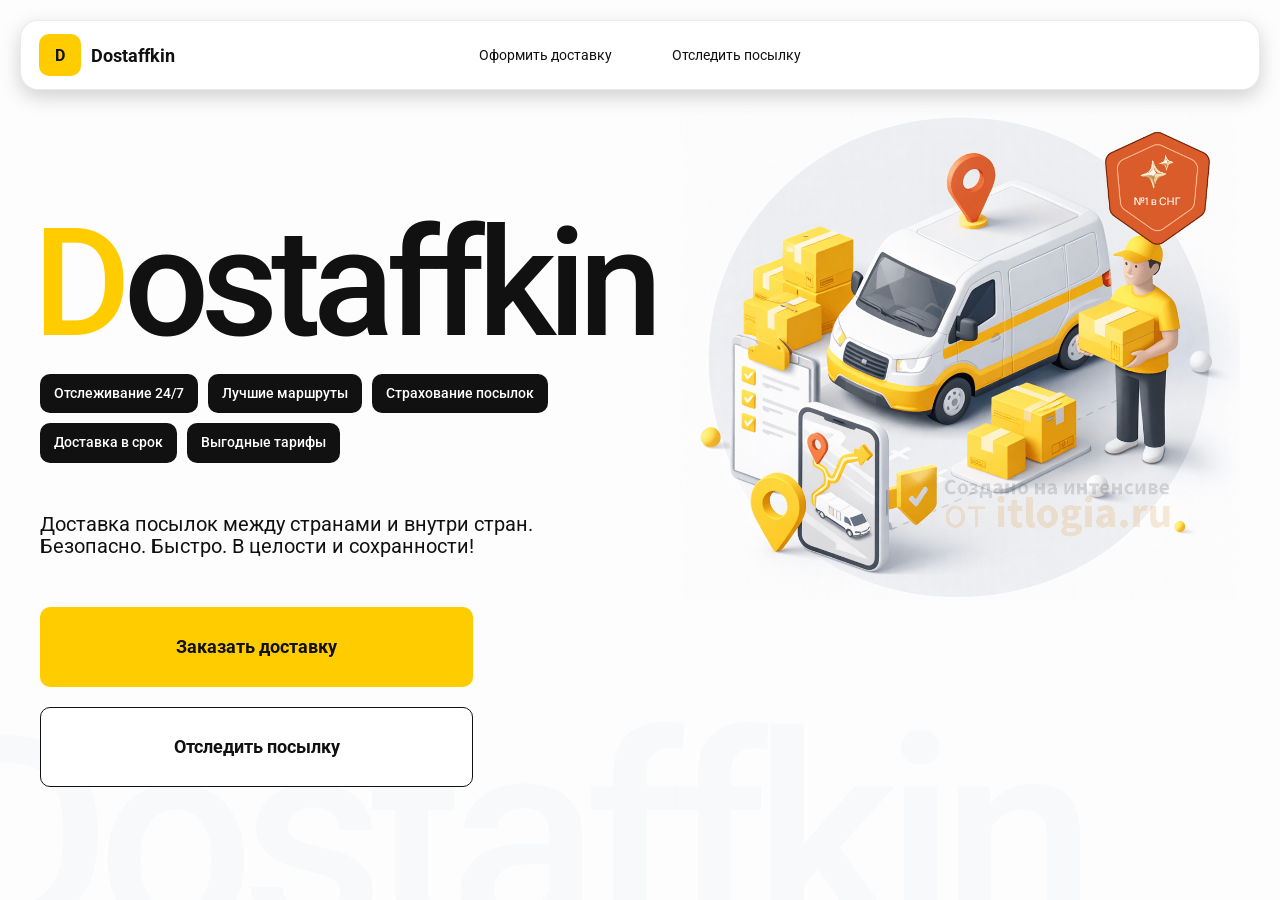
<file: index.html>
<!doctype html>
<html lang="ru">
<head>
    <meta charset="utf-8"/>
    <meta name="viewport" content="width=device-width,initial-scale=1,maximum-scale=1,user-scalable=0"/>
    
<title>Dostaffkin — Доставка посылок между странами и внутри стран. Безопасно. Быстро. В целости и сохранности!</title>

<link rel="stylesheet" href="styles/base.css"/>
<link rel="stylesheet" href="styles/base_adaptive.css"/>
<link rel="stylesheet" href="styles/index.css"/>
<link rel="stylesheet" href="styles/index_adaptive.css"/>
</head>
<body>
	<div class="container">
		<header class="header">
			<a class="header-brand" href="#">
    			<div class="header-logo">D</div>
  		   		<div class="header-title">Dostaffkin</div>
			</a>			
			<nav class="header-menu">
		    <a class="header-link" href="./order.html">Оформить <span>доставку</span></a>
		    <a class="header-link" href="./track.html">Отследить <span>посылку</span></a>
			</nav>
		</header>
		<main class="main">
			<section class="main-info">
				<div class="main-title">
    				<span>D</span>ostaffkin
				</div>
				<div class="main-features">
				    <div class="main-feature">Отслеживание 24/7</div>
				    <div class="main-feature">Лучшие маршруты</div>
				    <div class="main-feature">Страхование посылок</div>
				    <div class="main-feature">Доставка в срок</div>
				    <div class="main-feature">Выгодные тарифы</div>
				</div>
				<div class="main-description">
    				Доставка посылок между странами и внутри стран.
    				Безопасно. Быстро. В целости и сохранности!
				</div>
				<div class="main-actions">
				    <a class="button" type="button" href="./order.html">Заказать доставку</a>
				    <a class="button button-white" type="button" href="./track.html">Отследить посылку</a>
				</div>
				</section>
				<div class="main-title-ghost">Dostaffkin</div>
				<section class="main-image">
				    <img src="images/main-image.png" alt="Main image"/>
				</section>
				
			
		</main>
	</div>
</body>
</html>
</file>
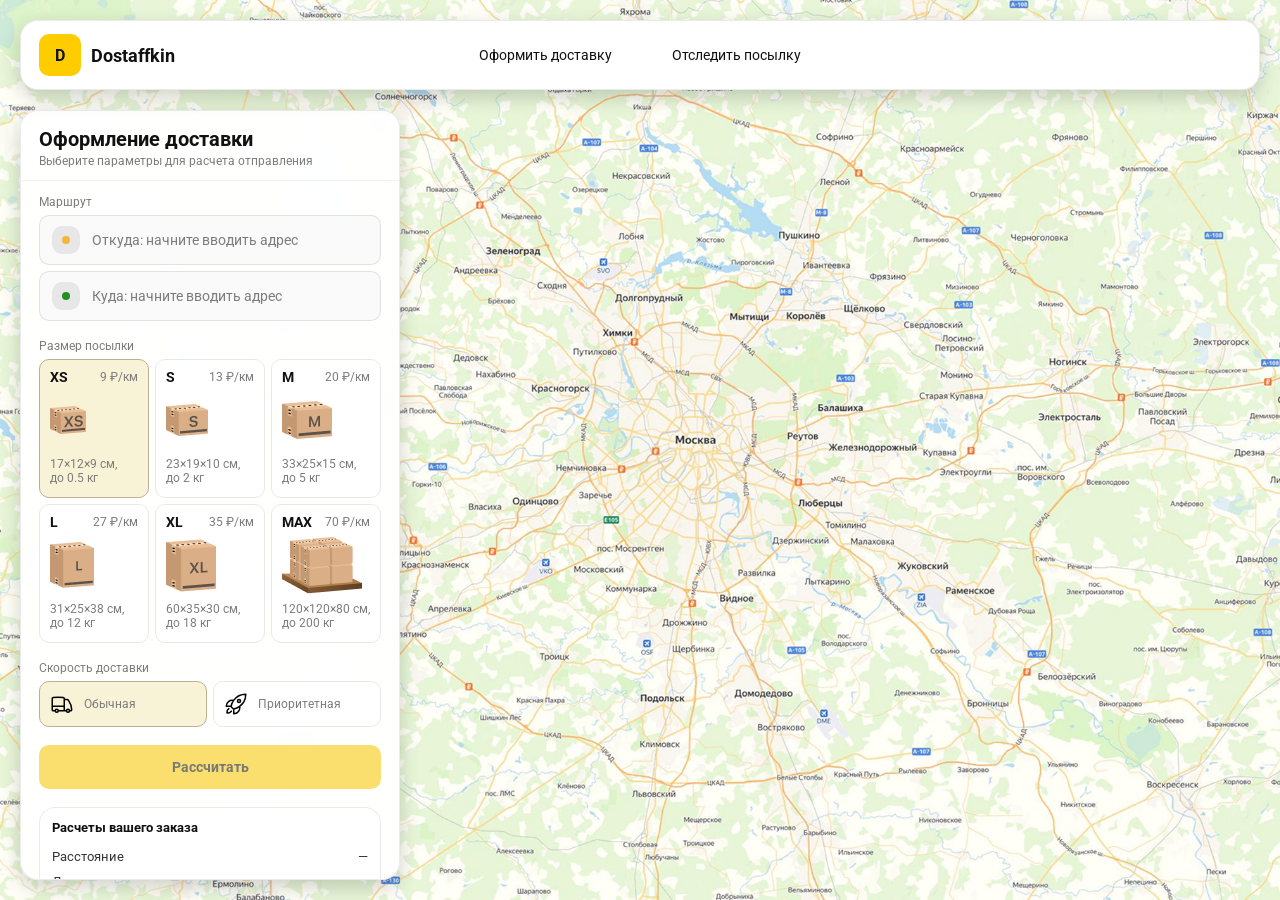
<file: order.html>
<!doctype html>
<html lang="ru">
<head>
    <meta charset="utf-8"/>
    <meta name="viewport" content="width=device-width,initial-scale=1,maximum-scale=1,user-scalable=0"/>
    <title>Отследить посылку</title>
    <link rel="stylesheet" href="styles/base.css"/>
    <link rel="stylesheet" href="styles/base_adaptive.css"/>

    <link rel="stylesheet" href="styles/order.css"/>
    <link rel="stylesheet" href="styles/order_adaptive.css"/>
</head>
<body>

	<div id="map"></div>
	
	<header class="header">
		<a class="header-brand" href="./index.html">
    		<div class="header-logo">D</div>
  		   	<div class="header-title">Dostaffkin</div>
		</a>			
		<nav class="header-menu">
		 <a class="header-link" href="#">Оформить <span>доставку</span></a>
		 <a class="header-link" href="./track.html">Отследить <span>посылку</span></a>
		</nav>
	</header>	
	
	<aside class="main" id="sidebar">
		<div class="main-header">
	    	<div class="main-title">Оформление доставки</div>
	   		<div class="main-text">Выберите параметры для расчета отправления</div>
		</div>
		<div class="main-content">
			<div class="main-route">
			    <div class="main-block-title">Маршрут</div>
			    <div class="main-fields">
			        <div class="main-field" id="fromField">
			            <div class="main-pin"></div>
			            <input id="from" placeholder="Откуда: начните вводить адрес" autocomplete="off"/>
			            <div class="main-ac" id="fromAc" role="listbox" aria-label="Подсказки адресов"></div>
			        </div>
			
			        <div class="main-field" id="toField">
			            <div class="main-pin"></div>
			            <input id="to" placeholder="Куда: начните вводить адрес" autocomplete="off"/>
			            <div class="main-ac" id="toAc" role="listbox" aria-label="Подсказки адресов"></div>
			        </div>
			    </div>
			</div>
			
			<div class="main-package">
			    <div class="main-block-title">Размер посылки</div>
			
			    <div class="main-sizes">
			        <div class="main-size-card is-active" data-value="xs">
			            <div class="main-size-top">
			                <div class="main-size-label">XS</div>
			                <div class="main-size-rate">9 ₽/км</div>
			            </div>
			            <div class="main-size-media">
			                <img src="images/sizes/xs.png" alt="Короб XS"/>
			            </div>
			            <div class="main-size-description">17×12×9 см,<br>до 0.5 кг</div>
			        </div>
			
			        <div class="main-size-card" data-value="s">
			            <div class="main-size-top">
			                <div class="main-size-label">S</div>
			                <div class="main-size-rate">13 ₽/км</div>
			            </div>
			            <div class="main-size-media">
			                <img src="images/sizes/s.png" alt="Короб S"/>
			            </div>
			            <div class="main-size-description">23×19×10 см,<br>до 2 кг</div>
			        </div>
			
			        <div class="main-size-card" data-value="m">
			            <div class="main-size-top">
			                <div class="main-size-label">M</div>
			                <div class="main-size-rate">20 ₽/км</div>
			            </div>
			            <div class="main-size-media">
			                <img src="images/sizes/m.png" alt="Короб M"/>
			            </div>
			            <div class="main-size-description">33×25×15 см,<br>до 5 кг</div>
			        </div>
			
			        <div class="main-size-card" data-value="l">
			            <div class="main-size-top">
			                <div class="main-size-label">L</div>
			                <div class="main-size-rate">27 ₽/км</div>
			            </div>
			            <div class="main-size-media">
			                <img src="images/sizes/l.png" alt="Короб L"/>
			            </div>
			            <div class="main-size-description">31×25×38 см,<br>до 12 кг</div>
			        </div>
			
			        <div class="main-size-card" data-value="xl">
			            <div class="main-size-top">
			                <div class="main-size-label">XL</div>
			                <div class="main-size-rate">35 ₽/км</div>
			            </div>
			            <div class="main-size-media">
			                <img src="images/sizes/xl.png" alt="Короб XL"/>
			            </div>
			            <div class="main-size-description">60×35×30 см,<br>до 18 кг</div>
			        </div>
			
			        <div class="main-size-card" data-value="max">
			            <div class="main-size-top">
			                <div class="main-size-label">MAX</div>
			                <div class="main-size-rate">70 ₽/км</div>
			            </div>
			            <div class="main-size-media main-size-media-palleta">
			                <img src="images/sizes/max.png" alt="Паллета"/>
			            </div>
			            <div class="main-size-description">120×120×80 см,<br>до 200 кг</div>
			        </div>
			    </div>
			</div>
			
			<div class="main-speed">
			    <div class="main-block-title">Скорость доставки</div>

			    <div class="main-speeds">
		        	<div class="main-speed-card is-active" data-value="regular">
        	    	<img class="main-speed-media" src="images/icons/regular.svg" alt="Regular"/>
	            	<div class="main-speed-description">Обычная</div>
		        </div>
		        	<div class="main-speed-card" data-value="fast">
					<img class="main-speed-media" src="images/icons/fast.svg" alt="Fast"/>
	            <div class="main-speed-description">Приоритетная</div>
       		</div>

    </div>
</div>
			
			
			<div class="main-calculate-block">
			    <button id="calc" class="button calculate-button" type="button" disabled>Рассчитать</button>
			</div>
			
			<div class="main-result" id="result">
			    <div class="main-result-title">Расчеты вашего заказа</div>
			    <div class="main-result-lines">
			        <div class="main-result-line"><span>Расстояние</span><span id="distanceValue">—</span></div>
			        <div class="main-result-line"><span>Доставим через</span><span id="durationValue">—</span></div>
			        <div class="main-result-line"><span>Тариф</span><span id="rateValue">—</span></div>
			    </div>
			    <div class="main-price">
			        <div class="main-price-label">Итого</div>
			        <div class="main-price-value" id="totalValue">—</div>
			    </div>
			</div>
			
			<div class="main-order-box">
			    <div class="main-order-form" id="orderForm">
			        <div class="main-order-title">Оформление доставки</div>
			        <div class="main-block-info-row">
			            <div class="main-block-title">Контакты</div>
			            <div class="order-fields">
			                <div class="main-field">
			                    <input id="customerName" placeholder="Ваше имя" autocomplete="off"/>
			                </div>
			                <div class="main-field">
			                    <input id="customerPhone" placeholder="Ваш телефон" autocomplete="off" inputmode="tel"/>
			                </div>
			            </div>
			        </div>
			        <div class="main-block-info-row extra-info">
			            <div class="main-block-title">Дополнительная информация</div>
			            <div class="main-field textarea">
			                <textarea id="comment" placeholder="Детали доставки и комментарии"></textarea>
			            </div>
			        </div>
			        <button id="submit" class="button main-submit-request" type="button" disabled>Отправить
			            заявку
			        </button>
			    </div>
			
			    <div class="main-order-success" id="orderSuccess">
			        <div class="main-success-icon">✓</div>
			        <div class="main-success-title">Заявка отправлена!</div>
			        <div class="main-success-title">Номер отправления – <span id="orderId"></span></div>
			        <div class="main-success-subtitle">Мы скоро свяжемся с вами</div>
			    </div>
			</div>
			
			
		
		</div>	
	
	</aside>

</body>
</html>
</file>
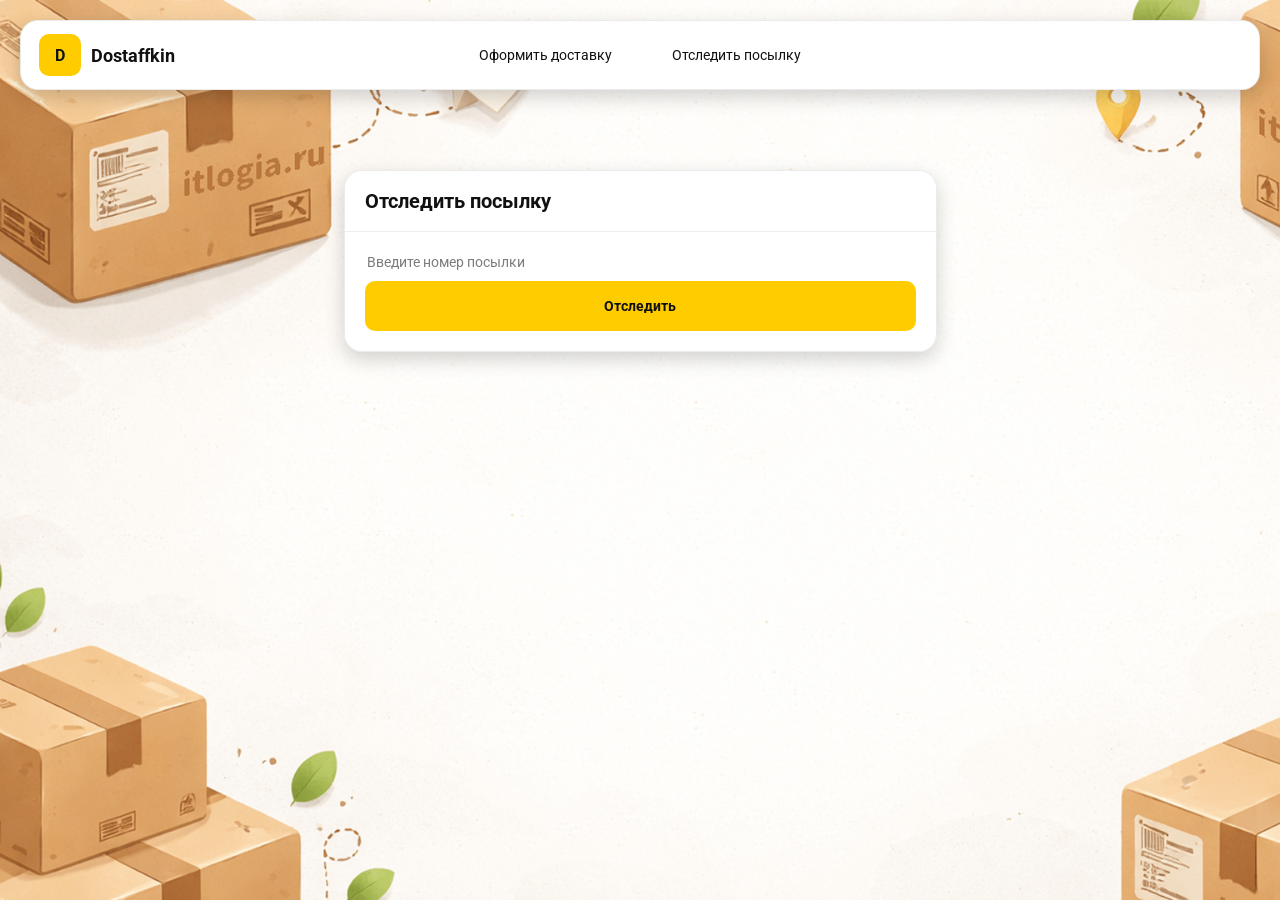
<file: track.html>
<!doctype html>
<html lang="ru">
<head>
    <meta charset="utf-8"/>
    <meta name="viewport" content="width=device-width,initial-scale=1,maximum-scale=1,user-scalable=0"/>
    <title>Отследить посылку</title>
    <link rel="stylesheet" href="styles/base.css"/>
    <link rel="stylesheet" href="styles/base_adaptive.css"/>

    <link rel="stylesheet" href="styles/track.css"/>
    <link rel="stylesheet" href="styles/track_adaptive.css"/>
</head>
<body>

	<div class="container">
	
			<header class="header">
				<a class="header-brand" href="./index.html">
		    		<div class="header-logo">D</div>
		  		   	<div class="header-title">Dostaffkin</div>
				</a>			
				<nav class="header-menu">
				 <a class="header-link" href="./order.html">Оформить <span>доставку</span></a>
				 <a class="header-link" href="#">Отследить <span>посылку</span></a>
				</nav>
			</header>	
			
			<main class="track-content">
			
				<section class="track-card track-search">
				    <div class="track-title">Отследить посылку</div>
				    <div class="track-action">
				        <div class="main-field track-field">
				            <input id="trackNumber" placeholder="Введите номер посылки" autocomplete="off"/>
				        </div>
				        <button id="trackButton" class="button track-button" type="button">Отследить</button>
				    </div>
				</section>
				
				<section class="track-card track-result" id="trackResult">
				    <div class="track-result-header">
				        <div class="track-id" id="trackIdValue"></div>
				        <div class="track-routes">
				            <div class="track-route">
				                <div class="track-route-pin">
				                    <svg xmlns="http://www.w3.org/2000/svg" fill="none" viewBox="0 0 24 24" stroke-width="1.5"
				                         stroke="orange" class="size-6">
				                        <path stroke-linecap="round" stroke-linejoin="round"
				                              d="M15 10.5a3 3 0 1 1-6 0 3 3 0 0 1 6 0Z"/>
				                        <path stroke-linecap="round" stroke-linejoin="round"
				                              d="M19.5 10.5c0 7.142-7.5 11.25-7.5 11.25S4.5 17.642 4.5 10.5a7.5 7.5 0 1 1 15 0Z"/>
				                    </svg>
				                </div>
				                <div class="track-route-address" id="trackFromValue">
				                    Откуда: Москва, улица Арбат, 1
				                </div>
				            </div>
				            <div class="track-route track-route-arrow">
				                <svg xmlns="http://www.w3.org/2000/svg" fill="none" viewBox="0 0 24 24" stroke-width="1.5"
				                     stroke="currentColor" class="size-6">
				                    <path stroke-linecap="round" stroke-linejoin="round"
				                          d="M19.5 13.5 12 21m0 0-7.5-7.5M12 21V3"/>
				                </svg>
				            </div>
				            <div class="track-route">
				                <div class="track-route-pin">
				                    <svg xmlns="http://www.w3.org/2000/svg" fill="none" viewBox="0 0 24 24" stroke-width="1.5"
				                         stroke="green" class="size-6">
				                        <path stroke-linecap="round" stroke-linejoin="round"
				                              d="M15 10.5a3 3 0 1 1-6 0 3 3 0 0 1 6 0Z"/>
				                        <path stroke-linecap="round" stroke-linejoin="round"
				                              d="M19.5 10.5c0 7.142-7.5 11.25-7.5 11.25S4.5 17.642 4.5 10.5a7.5 7.5 0 1 1 15 0Z"/>
				                    </svg>
				                </div>
				                <div class="track-route-address" id="trackToValue">
				                    Куда: Минск, проспект Независимости, 58
				                </div>
				            </div>
				        </div>
				    </div>
				    <div class="track-info">
				        <div class="track-status-title">Статус данной посылки:</div>
				        <div class="track-status-list" id="trackStatusList">
				
				
				            <div class="track-status created">
				                <img src="images/icons/created.svg" class="track-status-icon" alt="Created">
				                <div class="track-status-text">
				                    <div class="track-status-text-state">Создан</div>
				                    <div class="track-status-text-date">10.01.2026</div>
				                </div>
				            </div>
				
				            <div class="track-status in-way">
				                <img src="images/icons/in-way.svg" class="track-status-icon" alt="In way">
				                <div class="track-status-text">
				                    <div class="track-status-text-state">В пути: Москва</div>
				                    <div class="track-status-text-date">18.01.2026</div>
				                </div>
				            </div>
				
				            <div class="track-status ready">
				                <img src="images/icons/ready.svg" class="track-status-icon" alt="Ready">
				                <div class="track-status-text">
				                    <div class="track-status-text-state">Готов к выдаче</div>
				                    <div class="track-status-text-date">25.01.2026</div>
				                </div>
				            </div>
				
				            <div class="track-status done">
				                <img src="images/icons/done.svg" class="track-status-icon" alt="Done">
				                <div class="track-status-text">
				                    <div class="track-status-text-state">Вручен</div>
				                    <div class="track-status-text-date">27.01.2026</div>
				                </div>
				            </div>
				
				        </div>
				    </div>
				</section>
				
				
			
			</main>
	
	
	</div>

</body>
</html>
</file>
<file: styles/base.css>
*, *::before, *::after{
	box-sizing: border-box;
}

@font-face {
    font-family: "Roboto";
    src: url("../fonts/Roboto-Regular.ttf");
    font-weight: normal;
}

@font-face {
    font-family: "Roboto";
    src: url("../fonts/Roboto-Bold.ttf");
    font-weight: bold;
}

@font-face {
    font-family: "Roboto";
    src: url("../fonts/Roboto-Medium.ttf");
    font-weight: 500;
}

html, body {
    margin: 0;
    color: #111111;
    font-family: "Roboto", sans-serif;
}

body {
    background: #FDFDFD;
}

.header {
    border-radius: 18px;
    box-shadow: 0 7px 20px 0 #0000002E;
    backdrop-filter: blur(10px);
    background: #ffffff;
    left: 20px;
    border: 1px solid rgba(0, 0, 0, 0.08);
    position: fixed;
    right: 20px;
    top: 20px;
    padding: 14px 18px;
    height: 70px;
    display: flex;
    align-items: center;
    z-index: 6;
}

.header-brand {
    display: flex;
    align-items: center;
    text-decoration: none;
    gap: 10px;
}

.header-logo {
    width: 42px;
    height: 42px;
    border-radius: 10px;
    background: #FFCC00;
    display: grid;
    place-items: center;
    font-weight: bold;
    color: #111;
}

.header-title {
    font-size: 18px;
    font-weight: bold;
    color: #111111;
    text-decoration: none;
}

.header-menu {
    display: flex;
    align-items: center;
    gap: 60px;
    margin: 0;
    position: absolute;
    left: 50%;
    transform: translateX(-50%);
}

.header-link {
    font-size: 14px;
    color: #111111;
    text-decoration: none;
}

.button {
    border: 0;
    outline: none;
    height: 44px;
    border-radius: 10px;
    font-size: 14px;
    font-weight: bold;
    cursor: pointer;
    font-family: inherit;
    transition: transform .08s ease, opacity .12s ease;
    background: #ffcc00;
    color: #111111;
    text-align: center;
    text-decoration: none;
}

.button:hover {
    background-color: #E5BC19;
}

.button:disabled {
    cursor: not-allowed;
    background-color: #FADE6E;
    color: #787878;
    transform: none;
}

.button.button-white {
    background: #ffffff;
    border: 1px solid #111111;
}

.button.button-white:hover {
    background: rgb(241 241 241);
}

.main-title-ghost {
    position: absolute;
    z-index: -1;
    left: -70px;
    bottom: -150px;
    font-weight: 500;
    font-size: 278px;
    line-height: 1;
    letter-spacing: -0.05em;
    color: #ECEDF04D;
}
</file>
<file: styles/base_adaptive.css>
@media (max-width: 767px) {
    .header {
        left: 10px;
        right: 10px;
        top: 10px;
    }

    .header-link span {
        display: none;
    }

    .header-menu {
        gap: 20px;
        justify-content: flex-start;
        margin: 0 0 0 30px;
        position: static;
        transform: none;
    }
}

@media (max-width: 420px) {
    .header-title {
        display: none;
    }
}

@media (max-width: 374px) {
    .header-menu {
        gap: 10px;
        margin: 0 0 0 10px;
    }
}
</file>
<file: styles/index.css>
.container {
    overflow: hidden;
    min-height: 100vh;
}

.main {
    padding: 111px 40px 40px;
    position: relative;
    display: flex;
}

.main-info {
    max-width: 840px;
    width: 100%;
    position: relative;
}

.main-title {
    margin-top: 98px;
    font-weight: 500;
    font-size: 200px;
    line-height: 1;
    letter-spacing: -0.05em;
    color: #111111;
    left: -15px;
    position: relative;
}

.main-title span {
    color: #ffcc00;
}

.main-features {
    margin-top: 15px;
    display: flex;
    flex-wrap: wrap;
    gap: 10px;
}

.main-feature {
    background: #111111;
    color: #ffffff;
    padding: 12px 14px;
    font-weight: 500;
    font-size: 14px;
    line-height: 1.1;
    border-radius: 10px;
}

.main-description {
    margin-top: 50px;
    max-width: 500px;
    font-size: 20px;
    line-height: 1.1;
    color: #111111;
}

.main-actions {
    margin-top: 50px;
    display: flex;
    flex-direction: column;
    gap: 20px;
}

.main-actions .button {
    height: 80px;
    width: 433px;
    font-size: 18px;
    font-weight: bold;
    place-items: center;
    display: grid;
}

.main-image {
    width: 1024px;
    top: 100px;
    z-index: -2;
}

.main-image img {
    width: 100%;
    max-width: 1024px;
    height: auto;
    display: block;
}
</file>
<file: styles/index_adaptive.css>
@media (max-width: 1760px) {
    .main-title {
        font-size: 150px;
        left: -7px;
    }

    .main-info {
        max-width: 640px;
    }
}

@media (max-width: 1200px) {
    .main-info {
        max-width: 540px;
    }

    .main {
        padding: 111px 20px 20px;
    }

    .main-title {
        font-size: 120px;
        left: -4px;
    }

    .main-title-ghost {
        font-size: 220px;
    }
}

@media (max-width: 1024px) {
    .main-title {
        margin-top: 30px;
    }

    .main {
        flex-direction: column-reverse;
    }

    .main-image {
        max-width: 350px;
        position: absolute;
        left: 370px;
        top: 370px;
    }

    .main-info {
        max-width: 100%;
    }

    .main-actions {
        gap: 10px;
    }

    .main-actions .button {
        height: 50px;
        font-size: 14px;
        width: auto;
        max-width: 300px;
    }

    .main-description {
        max-width: 350px;
    }
}

@media (max-width: 570px) {
    .main-title {
        font-size: 88px;
    }

    .main-description {
        max-width: 100%
    }

    .main-actions {
       width: 100%;
    }

    .main-actions .button {
        width: 100%;
        max-width: 100%
    }

    .main-image {
        max-width: 650px;
        position: absolute;
        left: 170px;
        top: 70px;
        opacity: 0.2;
    }
}

@media (max-width: 400px) {
    .main-title {
        font-size: 70px;
    }
}
</file>
<file: styles/order.css>
#map {
    background-image: url("../images/order-bg.png");
    background-size: cover;
    position: fixed;
    inset: 0;
}

.main {
    border-radius: 18px;
    box-shadow: 0 7px 20px 0 #0000002E;
    backdrop-filter: blur(10px);
    background: rgba(255, 255, 255, 0.96);
    left: 20px;
    border: 1px solid rgba(0, 0, 0, 0.08);
    position: fixed;
    top: 110px;
    bottom: 20px;
    width: 380px;
    display: flex;
    flex-direction: column;
    overflow: hidden;
    z-index: 5;
}

.main-header {
    padding: 18px 18px 12px 18px;
    border-bottom: 1px solid rgba(0, 0, 0, 0.06);
    display: flex;
    flex-direction: column;
}

.main-title {
    font-size: 20px;
    line-height: 100%;
    font-weight: bold;
}

.main-text {
    font-size: 12px;
    margin-top: 5px;
    color: #7C7C7C;
}

.main-content {
    padding: 14px 18px 18px 18px;
    overflow: auto;
    scrollbar-width: none;
    display: flex;
    flex-direction: column;
    gap: 18px;
    flex: 1;
}

.main-block-title {
    font-size: 12px;
    color: #7C7C7C;
}

.main-route .main-block-title,
.main-package .main-block-title {
    margin-bottom: 6px;
}

.main-field {
    display: flex;
    align-items: center;
    margin-top: 6px;
    gap: 10px;
    border: 1px solid #1111111A;
    background: #FAFAFA;
    border-radius: 10px;
    padding: 10px 12px;
    position: relative;
    box-sizing: border-box;
    height: 50px;
}

.main-field.textarea {
    height: auto;
}

.main-pin {
    width: 28px;
    height: 28px;
    border-radius: 10px;
    background: rgba(17, 17, 17, 0.08);
    display: grid;
    place-items: center;
    flex: 0 0 auto;
    position: relative;
}

.main-pin::before {
    content: "";
    width: 8px;
    height: 8px;
    border-radius: 999px;
    background: orange;
    opacity: .75;
    display: block;
}

.main-field:last-child .main-pin::before {
    background: green;
    opacity: .85;
}

input, textarea {
    width: 100%;
    border: 0;
    outline: none;
    background: transparent;
    font-size: 14px;
    color: #111111;
    font-family: inherit;
}

textarea {
    resize: vertical;
    min-height: 72px;
    padding: 2px 0;
}

input::placeholder, textarea::placeholder {
    color: #7C7C7C;
}

.main-field:focus-within {
    border-color: rgba(0, 0, 0, 0.20);
    box-shadow: 0 0 0 4px rgba(255, 204, 0, 0.35);
    background: rgba(255, 255, 255, 0.75);
}

.main-sizes {
    display: grid;
    gap: 6px;
    grid-template-columns: repeat(3, 1fr);
}

.main-size-card {
    border: 1px solid #E8E8E7;
    background: #FFFFFF;
    border-radius: 10px;
    padding: 10px;
    cursor: pointer;
    user-select: none;
    transition: transform .08s ease, border-color .12s ease, background .12s ease;
    min-height: 139px;
}

.main-size-card:hover {
    transform: translateY(-1px);
}

.main-size-card.is-active {
    background-color: #F8F2D6;
    border-color: #B7B196;
}

.main-size-top {
    display: flex;
    align-items: center;
    justify-content: space-between;
}

.main-size-label {
    font-weight: bold;
    font-size: 14px;
    color: #111111;
    line-height: 100%;
}

.main-size-rate {
    font-size: 12px;
    color: #7C7C7C;
    line-height: 100%;
}

.main-size-media {
    margin-top: 8px;
    height: 57px;
}

.main-size-description {
    margin-top: 8px;
    font-size: 12px;
    color: #7C7C7C;
    line-height: 1.2;
}

.calculate-button {
    width: 100%;
}

.main-result {
    border: 1px solid rgba(0, 0, 0, 0.08);
    background: rgba(255, 255, 255, 0.75);
    border-radius: 16px;
    padding: 12px;
    line-height: 1.25;
}

.main-result-title {
    font-weight: bold;
    font-size: 13px;
    color: #111111;
    margin-bottom: 13px;
}

.main-result-lines {
    gap: 8px;
    display: flex;
    flex-direction: column;
}

.main-result-line {
    font-size: 13px;
    color: rgba(17, 17, 17, 0.85);
    display: flex;
    justify-content: space-between;
}

.main-price {
    margin-top: 18px;
    padding-top: 10px;
    border-top: 1px dashed rgba(0, 0, 0, 0.12);
    display: flex;
    align-items: baseline;
    justify-content: space-between;
}

.main-price-label {
    font-size: 12px;
    color: rgba(17, 17, 17, 0.55);
}

.main-price-value {
    font-size: 20px;
    font-weight: bold;
    color: #111111;
    letter-spacing: -0.3px;
}

.main-order-box {
    background: #ffffff;
    border: 1px solid #E8E8E7;
    border-radius: 10px;
    padding: 12px;
}

.main-order-title {
    margin-bottom: 8px;
    font-weight: bold;
    font-size: 14px;
    color: #111111;
}

.main-block-info {
    display: flex;
    flex-direction: column;
    gap: 6px;
}

.order-fields {
    display: grid;
    grid-template-columns: 1fr 1fr;
    column-gap: 10px;
    margin-top: 6px;
}

.main-block-info-row.extra-info {
    display: block;
    margin-top: 13px;
}

.main-submit-request {
    width: 100%;
    margin-top: 6px;
}

.main-order-success {
    display: none;
    text-align: center;
    padding: 22px 12px;
    gap: 12px;
}

.main-order-success.is-visible {
    display: flex;
    flex-direction: column;
    align-items: center;
}

.main-success-icon {
    width: 56px;
    height: 56px;
    border-radius: 50%;
    background: #16a34a;
    color: #ffffff;
    display: grid;
    place-items: center;
    font-size: 30px;
}

.main-success-title {
    font-size: 14px;
    font-weight: bold;
    color: #111111;
}

.main-success-subtitle {
    font-size: 12px;
    color: rgba(17, 17, 17, 0.55);
    line-height: 1.3;
}

.main-speed .main-block-title {
    margin-bottom: 6px;
}

.main-speeds {
    display: grid;
    gap: 6px;
    grid-template-columns: repeat(2, 1fr);
}

.main-speed-card {
    border: 1px solid #E8E8E7;
    background: #FFFFFF;
    border-radius: 10px;
    padding: 10px;
    cursor: pointer;
    user-select: none;
    transition: transform .08s ease, border-color .12s ease, background .12s ease;
    display: flex;
    align-items: center;
    gap: 10px;
}

.main-speed-card:hover {
    transform: translateY(-1px);
}

.main-speed-card.is-active {
    background-color: #F8F2D6;
    border-color: #B7B196;
}

.main-speed-description {
    font-size: 12px;
    color: #7C7C7C;
    line-height: 1.2;
}
</file>
<file: styles/order_adaptive.css>
@media (max-width: 767px) {
    .main {
        left: 10px;
        right: 10px;
        top: 50%;
        bottom: 12px;
        width: auto;
        max-width: none;
    }
}

@media (max-width: 420px) {
    .main-sizes {
        grid-template-columns: repeat(2, 1fr);
    }
}
</file>
<file: styles/track.css>
.container {
    background: #F4F4F4 url("../images/track-bg.png");
    background-size: cover;
    min-height: 100vh;
    padding: 170px 0 50px 0;
}

.track-content {
    width: 593px;
    margin: 0 auto;
}
.track-card {
    width: 100%;
    border-radius: 18px;
    box-shadow: 0 7px 20px 0 #0000002E;
    backdrop-filter: blur(10px);
    background: rgba(255, 255, 255, 0.96);
    border: 1px solid rgba(0, 0, 0, 0.08);
}

.track-title {
    font-size: 20px;
    line-height: 100%;
    font-weight: bold;
    border-bottom: 1px solid #EEEEEE;
    padding: 20px;
}

.track-action {
    padding: 20px;
}

.track-button {
    width: 100%;
    height: 50px;
}

.track-field {
    margin-bottom: 10px;
}
.track-result {
    margin-top: 5px;
    display: none;
}

.track-result.is-visible {
    display: block;
}

.track-result-header {
    font-weight: bold;
    font-size: 14px;
    color: #111111;
    padding: 20px;
    border-bottom: 1px solid #EEEEEE;
}

.track-id {
    margin-bottom: 12px;
    font-size: 20px;
}

.track-routes {
    display: flex;
    flex-direction: column;
    gap: 10px;
    font-weight: normal;
}

.track-route {
    display: flex;
    align-items: center;
    gap: 10px;
}

.track-route-pin {
    width: 24px;
    height: 24px;
    flex-shrink: 0;
}

.track-route-arrow {
    padding: 15px 0;
    width: 24px;
    height: 24px;
}

.track-info {
    padding: 20px;
}

.track-status {
    display: flex;
    align-items: center;
    font-size: 12px;
    gap: 10px;
}

.track-status-title {
    font-size: 14px;
    color: #111111;
    margin-bottom: 20px;
}

.track-status-list {
    display: flex;
    flex-direction: column;
    gap: 15px;
}

.track-status-icon {
    width: 40px;
    height: 40px;
    border-radius: 50%;
    background: rgba(17, 17, 17, 0.08);
    display: grid;
    place-items: center;
    flex: 0 0 auto;
}

.track-status.created .track-status-icon {
    background-color: #F1CB00;
}

.track-status.in-way .track-status-icon {
    background-color: #F08A11;
}

.track-status.ready .track-status-icon {
    background-color: #A35D0A;
}

.track-status.done .track-status-icon {
    background-color: #37C93B;
}

.track-status-text {
    display: flex;
    align-items: center;
    justify-content: space-between;
    color: #111111;
    font-size: 12px;
    flex: 1;
}

.track-status-date {
    color: rgba(17, 17, 17, 0.55);
}

input, textarea {
    width: 100%;
    border: 0;
    outline: none;
    background: transparent;
    font-size: 14px;
    color: #111111;
    font-family: inherit;
}

textarea {
    resize: vertical;
    min-height: 72px;
    padding: 2px 0;
}

input::placeholder, textarea::placeholder {
    color: #7C7C7C;
}
</file>
<file: styles/track_adaptive.css>
@media (max-width: 767px) {
    .container {
        padding: 130px 0 50px 0;
    }

    .track-content {
        width: 100%;
        padding-left: 10px;
        padding-right: 10px;
    }

    .track-result-header {
        padding: 20px;
    }
}
</file>
